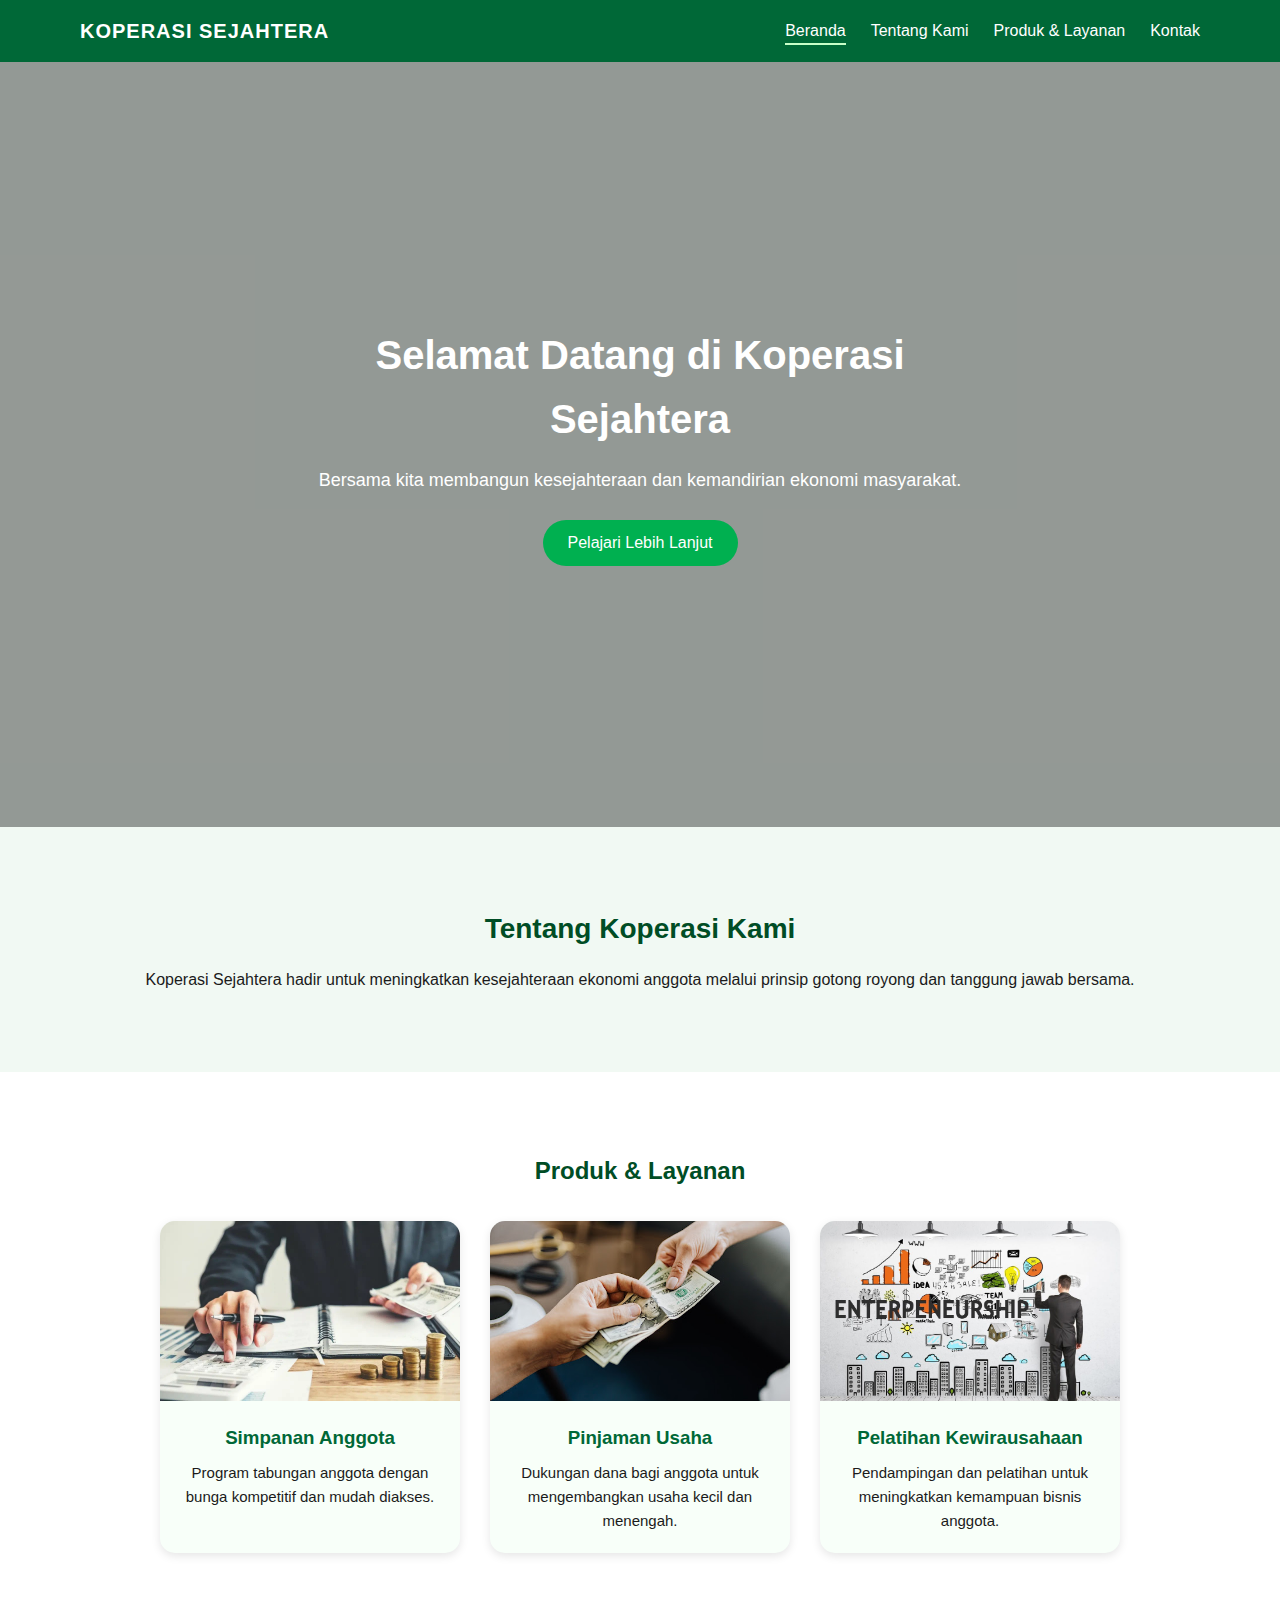
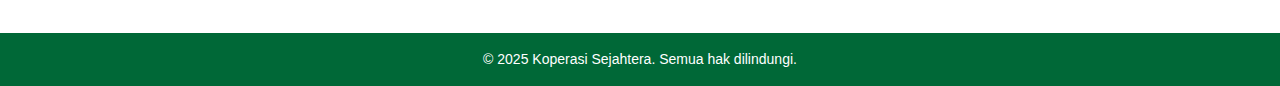
<file: index.html>
<!DOCTYPE html>
<html lang="id">
  <head>
    <meta charset="UTF-8" />
    <meta name="viewport" content="width=device-width, initial-scale=1.0" />
    <title>Beranda - Koperasi Sejahtera</title>
    <link rel="stylesheet" href="style.css" />
  </head>
  <body>
    <header>
      <div class="logo">KOPERASI SEJAHTERA</div>
      <nav>
        <ul>
          <li><a href="index.html" class="active">Beranda</a></li>
          <li><a href="tentang.html">Tentang Kami</a></li>
          <li><a href="produk.html">Produk & Layanan</a></li>
          <li><a href="kontak.html">Kontak</a></li>
        </ul>
      </nav>
    </header>

    <section class="hero">
      <div class="hero-text">
        <h1>Selamat Datang di Koperasi Sejahtera</h1>
        <p>
          Bersama kita membangun kesejahteraan dan kemandirian ekonomi
          masyarakat.
        </p>
        <a href="tentang.html" class="btn">Pelajari Lebih Lanjut</a>
      </div>
    </section>

    <section class="about">
      <h2>Tentang Koperasi Kami</h2>
      <p>
        Koperasi Sejahtera hadir untuk meningkatkan kesejahteraan ekonomi
        anggota melalui prinsip gotong royong dan tanggung jawab bersama.
      </p>
    </section>

    <section class="produk">
      <h2>Produk & Layanan</h2>
      <div class="produk-container">
        <div class="card">
          <img src="simpanan anggota.jpeg" alt="Simpanan Anggota" />
          <h3>Simpanan Anggota</h3>
          <p>
            Program tabungan anggota dengan bunga kompetitif dan mudah diakses.
          </p>
        </div>

        <div class="card">
          <img src="pinjaman.jpeg" alt="Pinjaman Usaha" />
          <h3>Pinjaman Usaha</h3>
          <p>
            Dukungan dana bagi anggota untuk mengembangkan usaha kecil dan
            menengah.
          </p>
        </div>

        <div class="card">
          <img src="pelatihan.jpeg" alt="Pelatihan Kewirausahaan" />
          <h3>Pelatihan Kewirausahaan</h3>
          <p>
            Pendampingan dan pelatihan untuk meningkatkan kemampuan bisnis
            anggota.
          </p>
        </div>
      </div>
    </section>

    <footer>
      <p>&copy; 2025 Koperasi Sejahtera. Semua hak dilindungi.</p>
    </footer>
  </body>
</html>
</file>
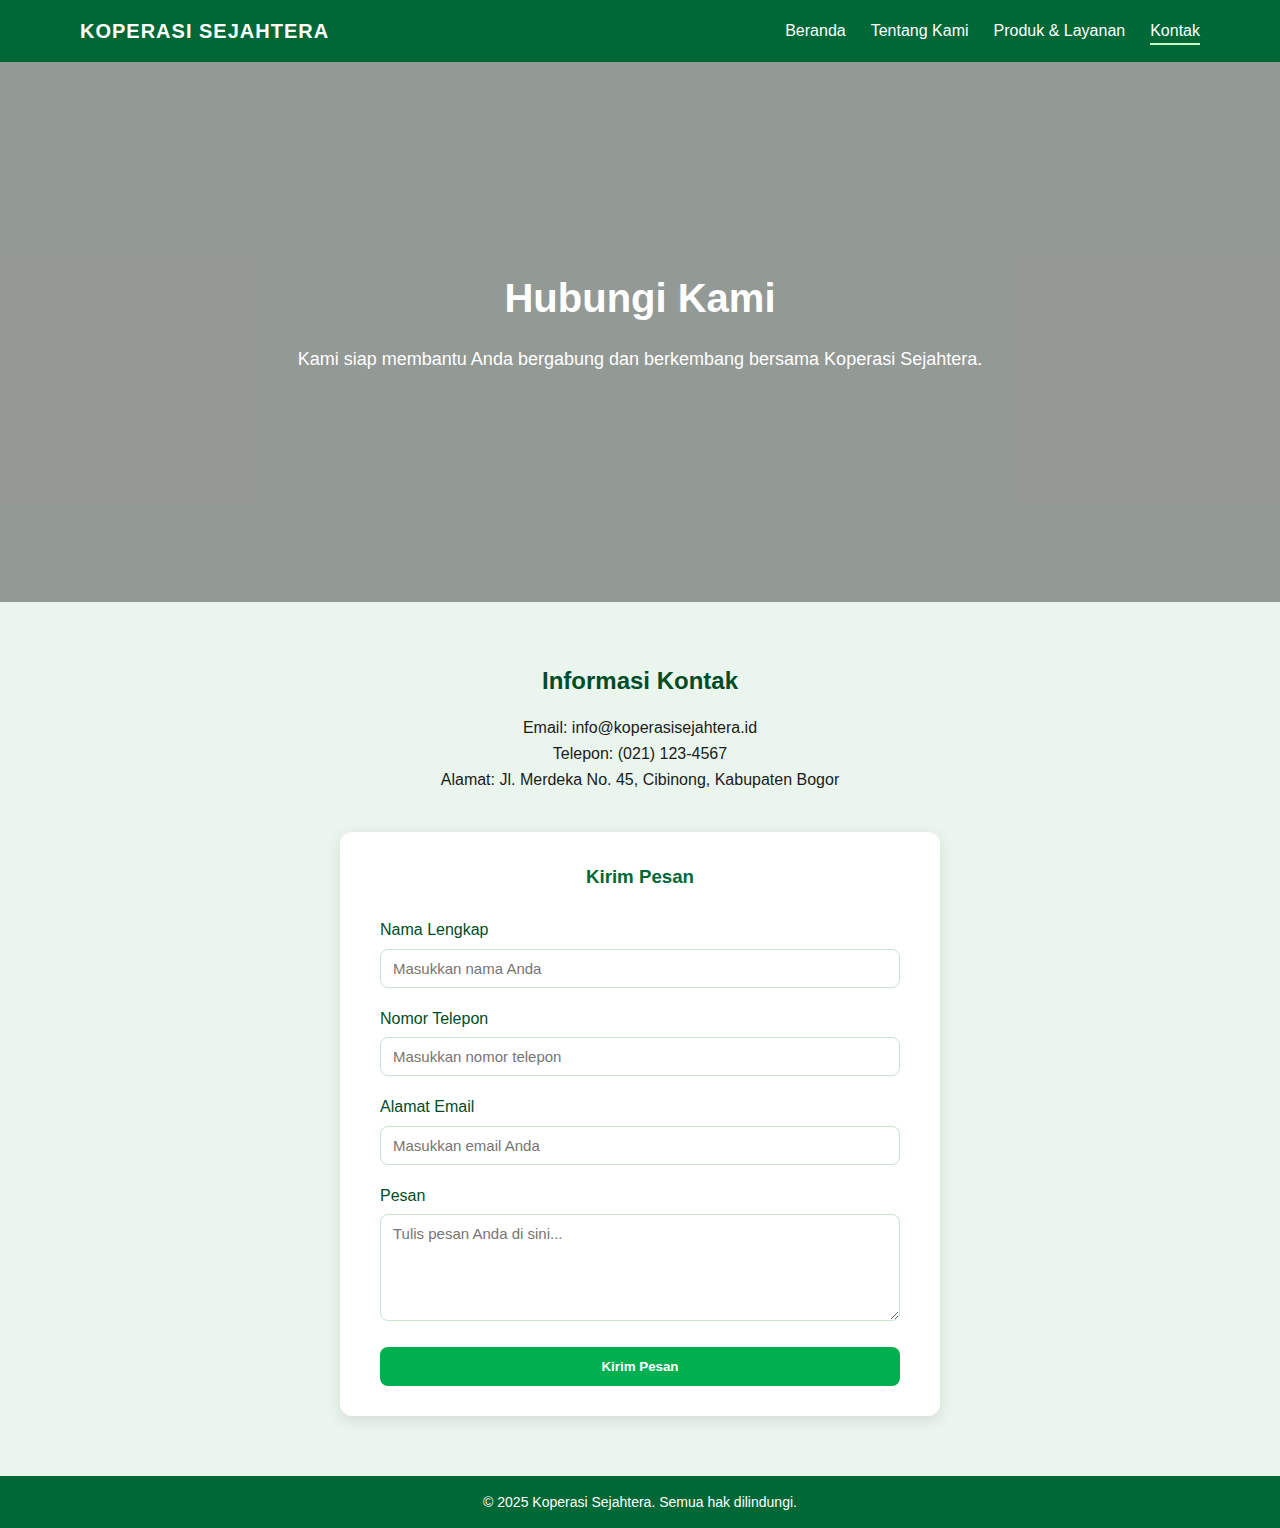
<file: kontak.html>
<!DOCTYPE html>
<html lang="id">
  <head>
    <meta charset="UTF-8" />
    <meta name="viewport" content="width=device-width, initial-scale=1.0" />
    <title>Kontak - Koperasi Sejahtera</title>
    <link rel="stylesheet" href="style.css" />
  </head>
  <body>
    <header>
      <div class="logo">KOPERASI SEJAHTERA</div>
      <nav>
        <ul>
          <li><a href="index.html">Beranda</a></li>
          <li><a href="tentang.html">Tentang Kami</a></li>
          <li><a href="produk.html">Produk & Layanan</a></li>
          <li><a href="kontak.html" class="active">Kontak</a></li>
        </ul>
      </nav>
    </header>

    <section class="hero about-hero">
      <div class="hero-text">
        <h1>Hubungi Kami</h1>
        <p>
          Kami siap membantu Anda bergabung dan berkembang bersama Koperasi
          Sejahtera.
        </p>
      </div>
    </section>

    <section class="kontak">
      <h2>Informasi Kontak</h2>
      <p>Email: info@koperasisejahtera.id</p>
      <p>Telepon: (021) 123-4567</p>
      <p>Alamat: Jl. Merdeka No. 45, Cibinong, Kabupaten Bogor</p>

      <div class="form-container">
        <h3>Kirim Pesan</h3>
        <form action="#" method="post" class="contact-form">
          <div class="form-group">
            <label for="nama">Nama Lengkap</label>
            <input
              type="text"
              id="nama"
              name="nama"
              placeholder="Masukkan nama Anda"
              required
            />
          </div>

          <div class="form-group">
            <label for="telepon">Nomor Telepon</label>
            <input
              type="tel"
              id="telepon"
              name="telepon"
              placeholder="Masukkan nomor telepon"
              required
            />
          </div>

          <div class="form-group">
            <label for="email">Alamat Email</label>
            <input
              type="email"
              id="email"
              name="email"
              placeholder="Masukkan email Anda"
              required
            />
          </div>

          <div class="form-group">
            <label for="pesan">Pesan</label>
            <textarea
              id="pesan"
              name="pesan"
              rows="5"
              placeholder="Tulis pesan Anda di sini..."
              required
            ></textarea>
          </div>

          <button type="submit" class="btn">Kirim Pesan</button>
        </form>
      </div>
    </section>

    <footer>
      <p>&copy; 2025 Koperasi Sejahtera. Semua hak dilindungi.</p>
    </footer>
  </body>
</html>
</file>
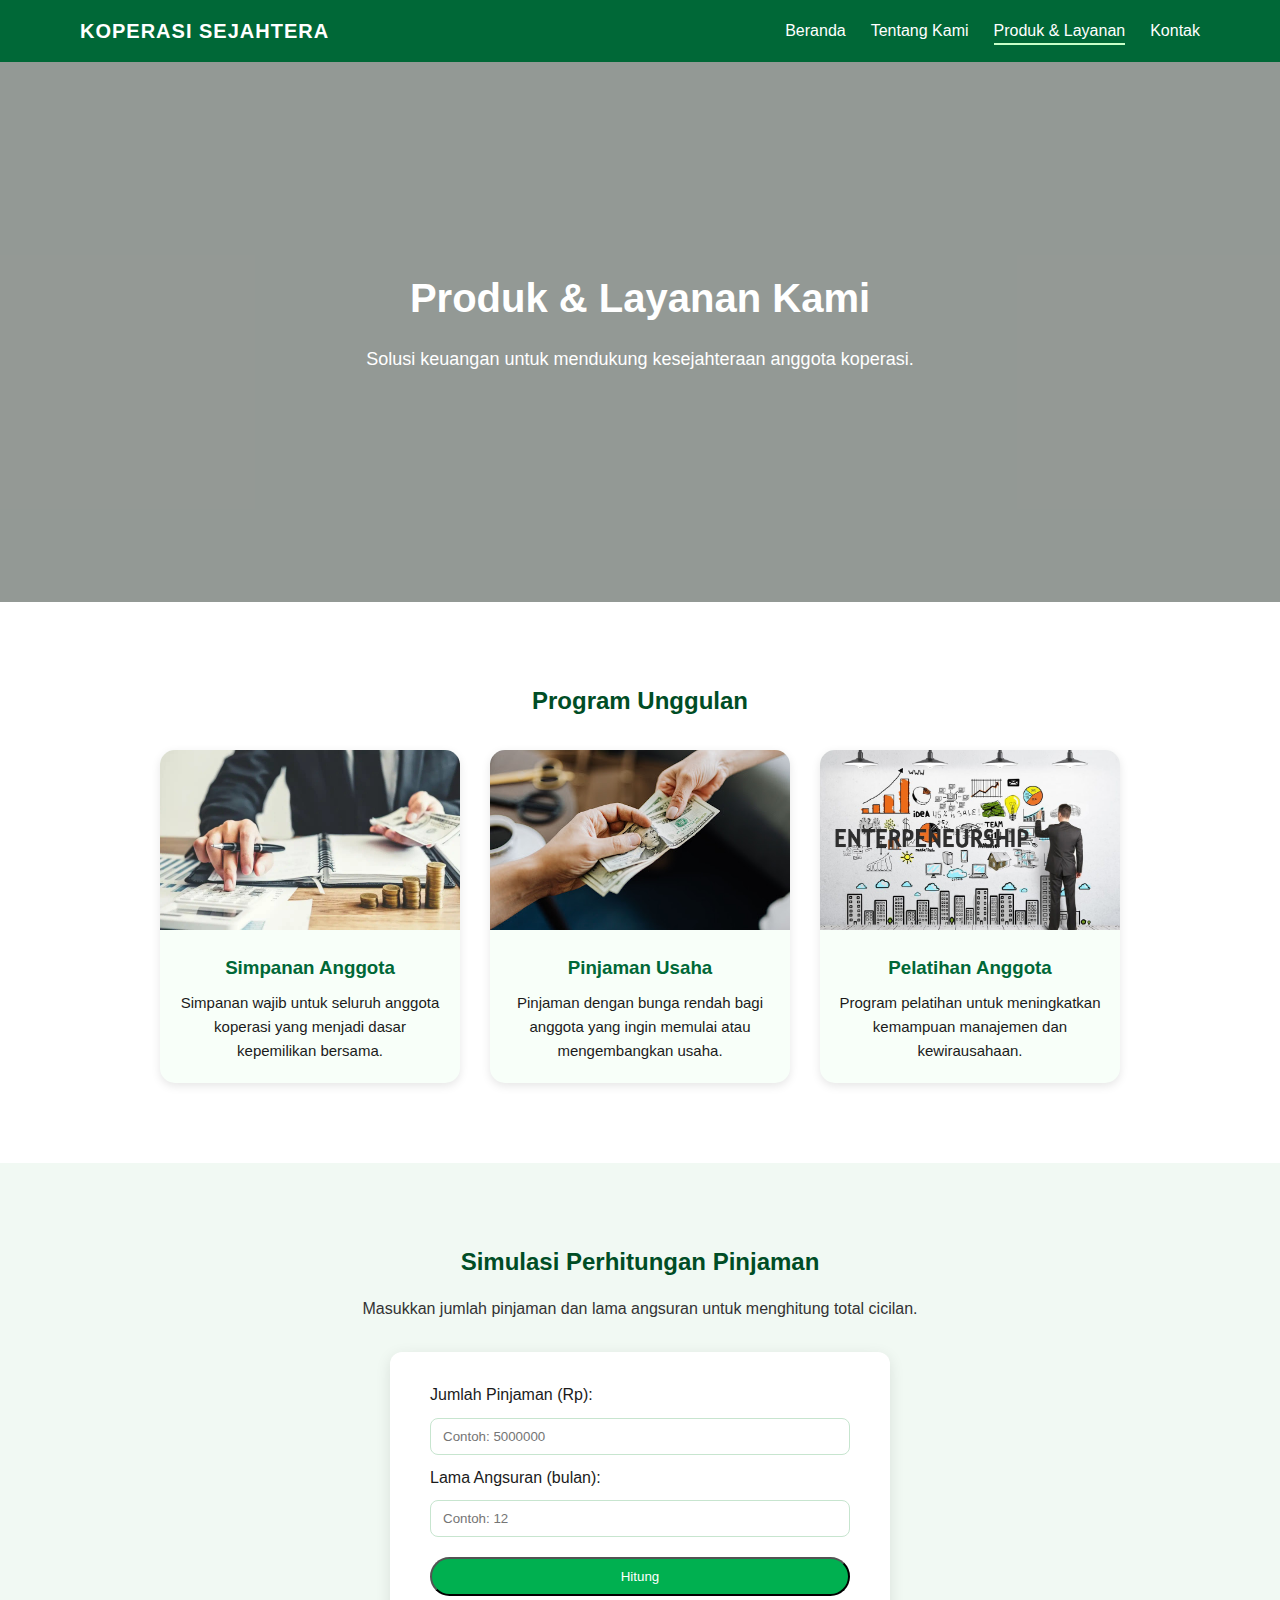
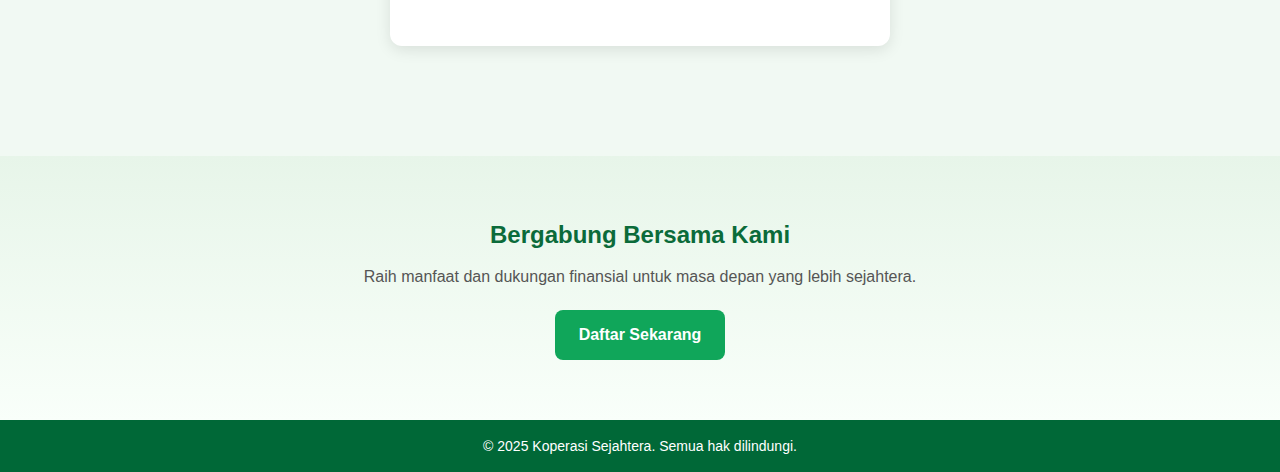
<file: produk.html>
<!DOCTYPE html>
<html lang="id">
  <head>
    <meta charset="UTF-8" />
    <meta name="viewport" content="width=device-width, initial-scale=1.0" />
    <title>Produk & Layanan - Koperasi Sejahtera</title>
    <link rel="stylesheet" href="style.css" />
  </head>
  <body>
    <header>
      <div class="logo">KOPERASI SEJAHTERA</div>
      <nav>
        <ul>
          <li><a href="index.html">Beranda</a></li>
          <li><a href="tentang.html">Tentang Kami</a></li>
          <li><a href="produk.html" class="active">Produk & Layanan</a></li>
          <li><a href="kontak.html">Kontak</a></li>
        </ul>
      </nav>
    </header>

    <section class="produk-hero">
      <div class="hero-text">
        <h1>Produk & Layanan Kami</h1>
        <p>Solusi keuangan untuk mendukung kesejahteraan anggota koperasi.</p>
      </div>
    </section>

    <section class="produk">
      <h2>Program Unggulan</h2>
      <div class="produk-container">
        <div class="card">
          <img img src="simpanan anggota.jpeg" alt="Simpanan Anggota" />
          <h3>Simpanan Anggota</h3>
          <p>
            Simpanan wajib untuk seluruh anggota koperasi yang menjadi dasar
            kepemilikan bersama.
          </p>
        </div>
        <div class="card">
          <img src="pinjaman.jpeg" alt="Pinjaman Usaha" />
          <h3>Pinjaman Usaha</h3>
          <p>
            Pinjaman dengan bunga rendah bagi anggota yang ingin memulai atau
            mengembangkan usaha.
          </p>
        </div>
        <div class="card">
          <img src="pelatihan.jpeg" alt="Pelatihan Kewirausahaan" />
          <h3>Pelatihan Anggota</h3>
          <p>
            Program pelatihan untuk meningkatkan kemampuan manajemen dan
            kewirausahaan.
          </p>
        </div>
      </div>
    </section>

     <section class="simulasi">
      <h2>Simulasi Perhitungan Pinjaman</h2>
      <p>
        Masukkan jumlah pinjaman dan lama angsuran untuk menghitung total
        cicilan.
      </p>

      <div class="form-container" style="max-width: 500px; margin: 30px auto">
        <label for="pinjaman">Jumlah Pinjaman (Rp):</label>
        <input type="number" id="pinjaman" placeholder="Contoh: 5000000" />

        <label for="bulan">Lama Angsuran (bulan):</label>
        <input type="number" id="bulan" placeholder="Contoh: 12" />

        <button onclick="hitungCicilan()" class="btn" style="margin-top: 10px">
          Hitung
        </button>

        <p id="hasil" style="margin-top: 20px; font-weight: bold"></p>
      </div>
    </section>

    <script>
      function hitungCicilan() {
        const pinjaman = parseFloat(document.getElementById("pinjaman").value);
        const bulan = parseInt(document.getElementById("bulan").value);
        const bunga = 0.05; // bunga 5% per tahun

        if (isNaN(pinjaman) || isNaN(bulan) || pinjaman <= 0 || bulan <= 0) {
          document.getElementById("hasil").innerText =
            "Masukkan data yang valid.";
          return;
        }

        const total = pinjaman + pinjaman * bunga;
        const cicilan = total / bulan;

        document.getElementById("hasil").innerHTML = `
      Total yang harus dibayar: <span style="color:#006837;">Rp ${total.toLocaleString()}</span><br>
      Cicilan per bulan: <span style="color:#006837;">Rp ${cicilan.toLocaleString()}</span>
    `;
      }
    </script>

    <section class="cta">
      <h2>Bergabung Bersama Kami</h2>
      <p>
        Raih manfaat dan dukungan finansial untuk masa depan yang lebih
        sejahtera.
      </p>
      <a href="kontak.html" class="btn">Daftar Sekarang</a>
    </section>

    <footer>
      <p>&copy; 2025 Koperasi Sejahtera. Semua hak dilindungi.</p>
    </footer>
  </body>
</html>
</file>
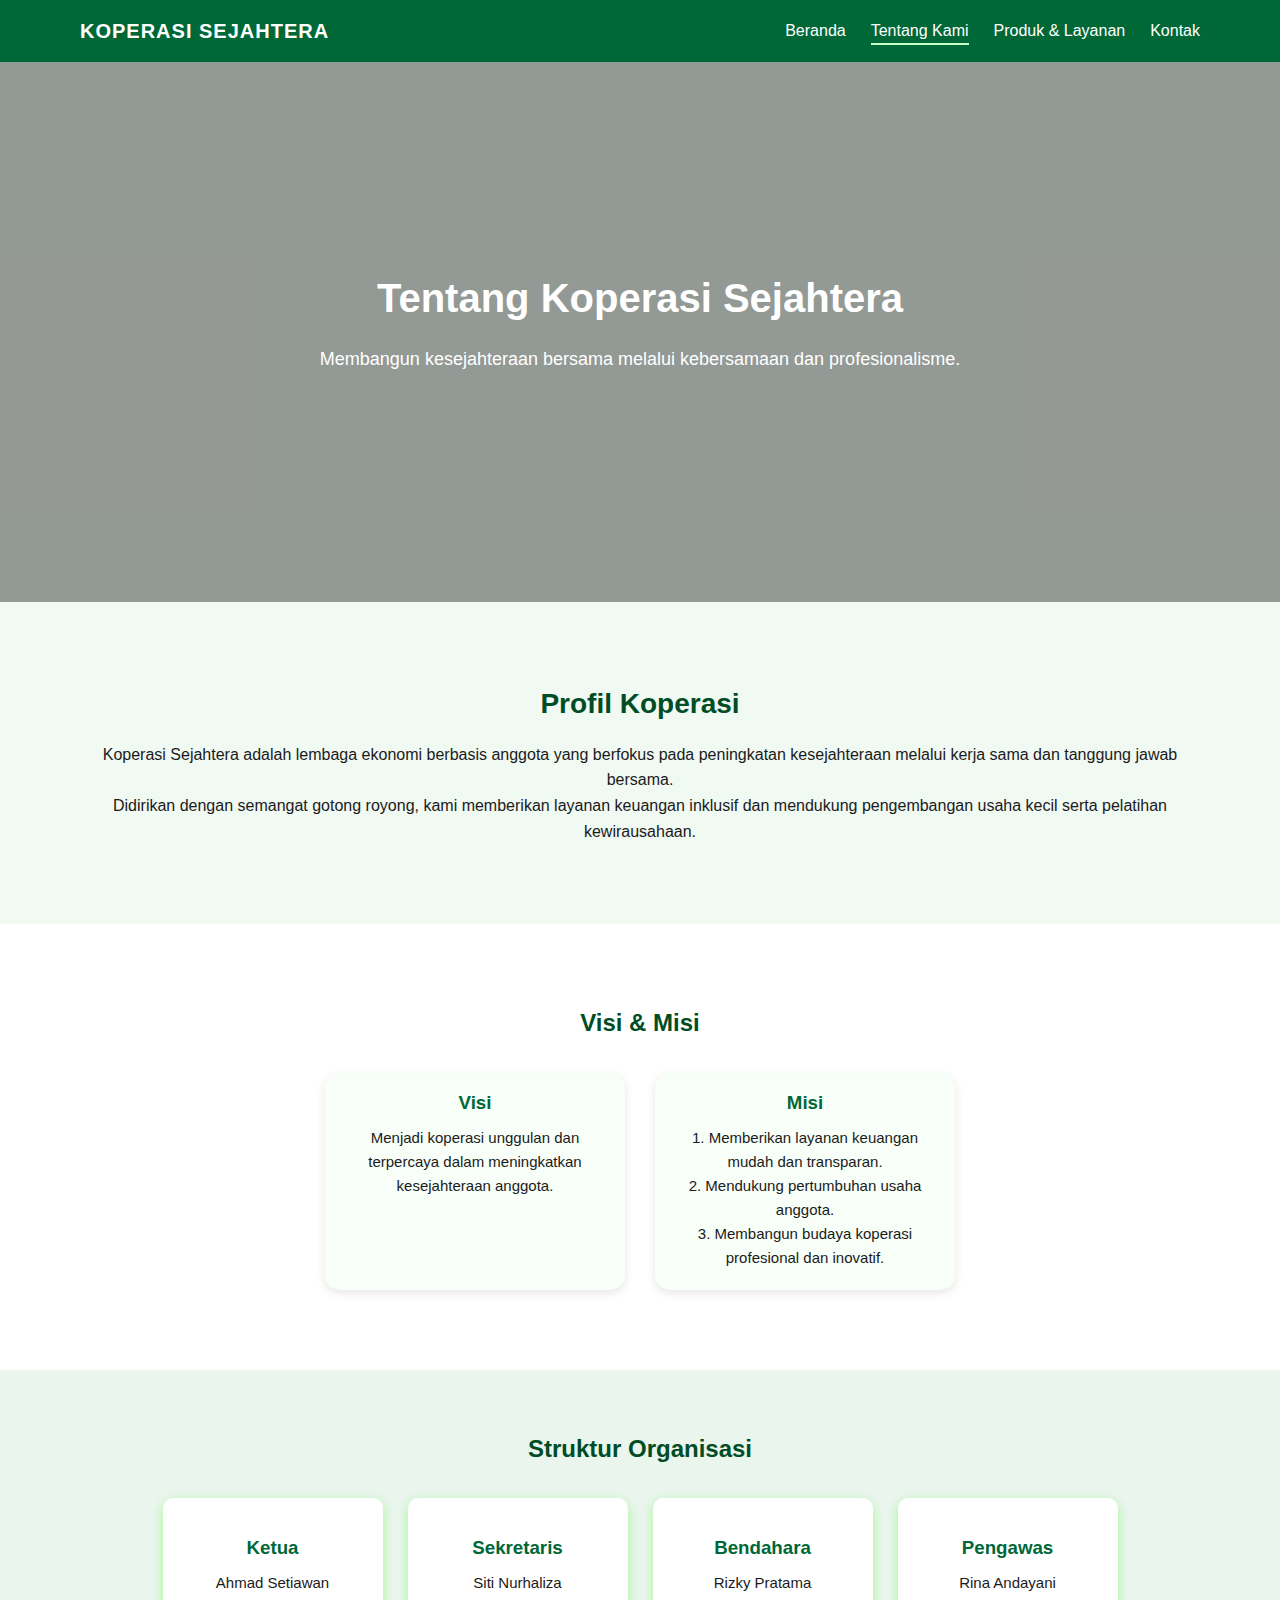
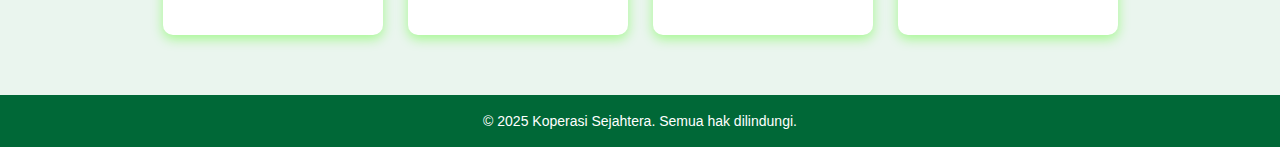
<file: tentang.html>
<!DOCTYPE html>
<html lang="id">
  <head>
    <meta charset="UTF-8" />
    <meta name="viewport" content="width=device-width, initial-scale=1.0" />
    <title>Tentang Kami - Koperasi Sejahtera</title>
    <link rel="stylesheet" href="style.css" />
  </head>
  <body>
    <header>
      <div class="logo">KOPERASI SEJAHTERA</div>
      <nav>
        <ul>
          <li><a href="index.html">Beranda</a></li>
          <li><a href="tentang.html" class="active">Tentang Kami</a></li>
          <li><a href="produk.html">Produk & Layanan</a></li>
          <li><a href="kontak.html">Kontak</a></li>
        </ul>
      </nav>
    </header>

    <section class="hero about-hero">
      <div class="hero-text">
        <h1>Tentang Koperasi Sejahtera</h1>
        <p>
          Membangun kesejahteraan bersama melalui kebersamaan dan
          profesionalisme.
        </p>
      </div>
    </section>

    <section class="about">
      <h2>Profil Koperasi</h2>
      <p>
        Koperasi Sejahtera adalah lembaga ekonomi berbasis anggota yang berfokus
        pada peningkatan kesejahteraan melalui kerja sama dan tanggung jawab
        bersama.
      </p>
      <p>
        Didirikan dengan semangat gotong royong, kami memberikan layanan
        keuangan inklusif dan mendukung pengembangan usaha kecil serta pelatihan
        kewirausahaan.
      </p>
    </section>

    <section class="produk">
      <h2>Visi & Misi</h2>
      <div class="produk-container">
        <div class="card">
          <h3>Visi</h3>
          <p>
            Menjadi koperasi unggulan dan terpercaya dalam meningkatkan
            kesejahteraan anggota.
          </p>
        </div>
        <div class="card">
          <h3>Misi</h3>
          <p>
            1. Memberikan layanan keuangan mudah dan transparan.<br />2.
            Mendukung pertumbuhan usaha anggota.<br />3. Membangun budaya
            koperasi profesional dan inovatif.
          </p>
        </div>
      </div>
    </section>

    <section class="kontak">
      <h2>Struktur Organisasi</h2>
      <div class="struktur">
        <div class="card">
          <h3>Ketua</h3>
          <p>Ahmad Setiawan</p>
        </div>
        <div class="card">
          <h3>Sekretaris</h3>
          <p>Siti Nurhaliza</p>
        </div>
        <div class="card">
          <h3>Bendahara</h3>
          <p>Rizky Pratama</p>
        </div>
        <div class="card">
          <h3>Pengawas</h3>
          <p>Rina Andayani</p>
        </div>
      </div>
    </section>

    <footer>
      <p>&copy; 2025 Koperasi Sejahtera. Semua hak dilindungi.</p>
    </footer>
  </body>
</html>
</file>
<file: style.css>
/* RESET DASAR */
* {
  margin: 0;
  padding: 0;
  box-sizing: border-box;
}

/* GAYA DASAR */
body {
  font-family: "Poppins", Arial, sans-serif;
  background-color: #f6fff9;
  color: #1b1b1b;
  line-height: 1.6;
}

/* HEADER */
header {
  display: flex;
  justify-content: space-between;
  align-items: center;
  padding: 15px 80px;
  background-color: #006837;
  color: white;
  position: sticky;
  top: 0;
  z-index: 100;
}

header .logo {
  font-weight: 700;
  font-size: 20px;
  letter-spacing: 1px;
}

nav ul {
  list-style: none;
  display: flex;
  gap: 25px;
}

nav ul li a {
  color: white;
  text-decoration: none;
  font-weight: 500;
  transition: 0.3s;
}

nav ul li a:hover {
  color: #c8ffc8;
}

.active {
  border-bottom: 2px solid #c8ffc8;
  padding-bottom: 4px;
}

/* HERO SECTION */
.hero {
  background: url("https://images.unsplash.com/photo-1504384308090-c894fdcc538d")
    center/cover no-repeat;
  height: 85vh;
  position: relative;
  display: flex;
  justify-content: center;
  align-items: center;
  color: white;
  text-align: center;
}

.hero::after {
  content: "";
  position: absolute;
  inset: 0;
  background: rgba(0, 0, 0, 0.4);
  z-index: 1;
}

.hero-text {
  position: relative;
  z-index: 2;
  max-width: 700px;
}

.hero-text h1 {
  font-size: 40px;
  margin-bottom: 15px;
}

.hero-text p {
  font-size: 18px;
  margin-bottom: 25px;
}

.btn {
  display: inline-block;
  background-color: #00b050;
  color: white;
  padding: 10px 25px;
  border-radius: 30px;
  text-decoration: none;
  transition: 0.3s;
}

.btn:hover {
  background-color: #009640;
}

/* TENTANG KAMI */
.about {
  padding: 80px 100px;
  text-align: center;
  background-color: #f1f9f3;
}

.about h2 {
  font-size: 28px;
  color: #004d25;
  margin-bottom: 15px;
}
.about-hero {
  background: url("https://images.unsplash.com/photo-1581093588401-22d3d4a1aa57")
    center/cover no-repeat;
  height: 60vh;
}

.struktur {
  display: flex;
  justify-content: center;
  flex-wrap: wrap;
  gap: 25px;
  margin-top: 30px;
}

.struktur .card {
  width: 220px;
  background: white;
  border-radius: 10px;
  box-shadow: 0 4px 12px rgba(60, 255, 0, 0.4);
  padding: 20px;
}

.struktur .card h3 {
  color: #006837;
  margin-bottom: 8px;
}

/* PRODUK & LAYANAN */
.produk {
  padding: 80px 100px;
  background-color: white;
  text-align: center;
}

.produk h2 {
  color: #004d25;
  margin-bottom: 30px;
}

.produk-container {
  display: flex;
  justify-content: center;
  gap: 30px;
  flex-wrap: wrap;
}

.card {
  background-color: #f8fff9;
  border-radius: 15px;
  box-shadow: 0 3px 10px rgba(0, 0, 0, 0.1);
  overflow: hidden;
  width: 300px;
  transition: 0.3s;
}

.card:hover {
  transform: translateY(-8px);
}

.card img {
  width: 100%;
  height: 180px;
  object-fit: cover;
}

.card h3 {
  color: #006837;
  margin: 15px 0 8px;
}

.card p {
  padding: 0 15px 20px;
  font-size: 15px;
}
.produk-hero {
  background: url("https://images.unsplash.com/photo-1579621970563-ebec7560ff3e?q=80&w=1600&auto=format&fit=crop")
    center/cover no-repeat;
  height: 60vh;
  position: relative;
  display: flex;
  justify-content: center;
  align-items: center;
  color: white;
  text-align: center;
}

.produk-hero::after {
  content: "";
  position: absolute;
  inset: 0;
  background: rgba(0, 0, 0, 0.4);
  z-index: 1;
}

.produk-hero .hero-text {
  position: relative;
  z-index: 2;
}

.cta {
  background: linear-gradient(180deg, #e7f5e9, #f9fffa);
  text-align: center;
  padding: 60px 20px;
}

.cta h2 {
  color: #0b6b3a;
  margin-bottom: 10px;
}

.cta p {
  color: #555555;
  margin-bottom: 20px;
}

.cta .btn {
  display: inline-block;
  background: #10a65a;
  color: white;
  padding: 12px 24px;
  border-radius: 8px;
  text-decoration: none;
  font-weight: bold;
  transition: 0.3s;
}

.cta .btn:hover {
  background: #0b6b3a;
}

/* RESPONSIVE */
@media (max-width: 768px) {
  header {
    padding: 15px 30px;
  }

  nav ul {
    gap: 15px;
  }

  .hero-text h1 {
    font-size: 28px;
  }

  .about,
  .produk,
  .kontak {
    padding: 60px 30px;
  }

  .produk-container {
    flex-direction: column;
    align-items: center;
  }

  .struktur {
    flex-direction: column;
    align-items: center;
  }
}
/* ===== SIMULASI PINJAMAN ===== */
.simulasi {
  background-color: #f1f9f3;
  padding: 80px 100px;
  text-align: center;
}

.simulasi h2 {
  color: #004d25;
  margin-bottom: 15px;
}

.simulasi p {
  color: #333;
  margin-bottom: 20px;
}

.simulasi input {
  width: 100%;
  padding: 10px 12px;
  margin: 10px 0;
  border: 1px solid #c7e5cf;
  border-radius: 8px;
  font-family: "Poppins", sans-serif;
}

.simulasi input:focus {
  border-color: #00b050;
  box-shadow: 0 0 4px rgba(0, 176, 80, 0.3);
}

.simulasi button {
  width: 100%;
  margin-top: 10px;
}

.simulasi #hasil {
  margin-top: 20px;
  color: #004d25;
  font-weight: 600;
  font-size: 16px;
}

/* KONTAK */
.kontak {
  padding: 60px 100px;
  background-color: #eaf5ee;
  text-align: center;
}

.kontak h2 {
  color: #004d25;
  margin-bottom: 15px;
}
/* ===== FORM KONTAK ===== */
.form-container {
  max-width: 600px;
  margin: 40px auto 0;
  text-align: left;
  background: #ffffff;
  padding: 30px 40px;
  border-radius: 12px;
  box-shadow: 0 4px 15px rgba(0, 0, 0, 0.1);
}

.form-container h3 {
  color: #006837;
  text-align: center;
  margin-bottom: 25px;
}

.contact-form .form-group {
  margin-bottom: 18px;
}

.contact-form label {
  display: block;
  font-weight: 500;
  margin-bottom: 6px;
  color: #004d25;
}

.contact-form input,
.contact-form textarea {
  width: 100%;
  padding: 10px 12px;
  border: 1px solid #c7e5cf;
  border-radius: 8px;
  font-family: "Poppins", sans-serif;
  font-size: 15px;
  outline: none;
  transition: 0.2s;
}

.contact-form input:focus,
.contact-form textarea:focus {
  border-color: #00b050;
  box-shadow: 0 0 4px rgba(0, 176, 80, 0.3);
}

.contact-form button {
  display: block;
  width: 100%;
  background-color: #00b050;
  color: white;
  border: none;
  padding: 12px;
  border-radius: 8px;
  font-weight: bold;
  cursor: pointer;
  transition: 0.3s;
}

.contact-form button:hover {
  background-color: #009640;
}
/* FOOTER */
footer {
  background-color: #006837;
  color: white;
  text-align: center;
  padding: 15px 0;
  font-size: 14px;
}
</file>
